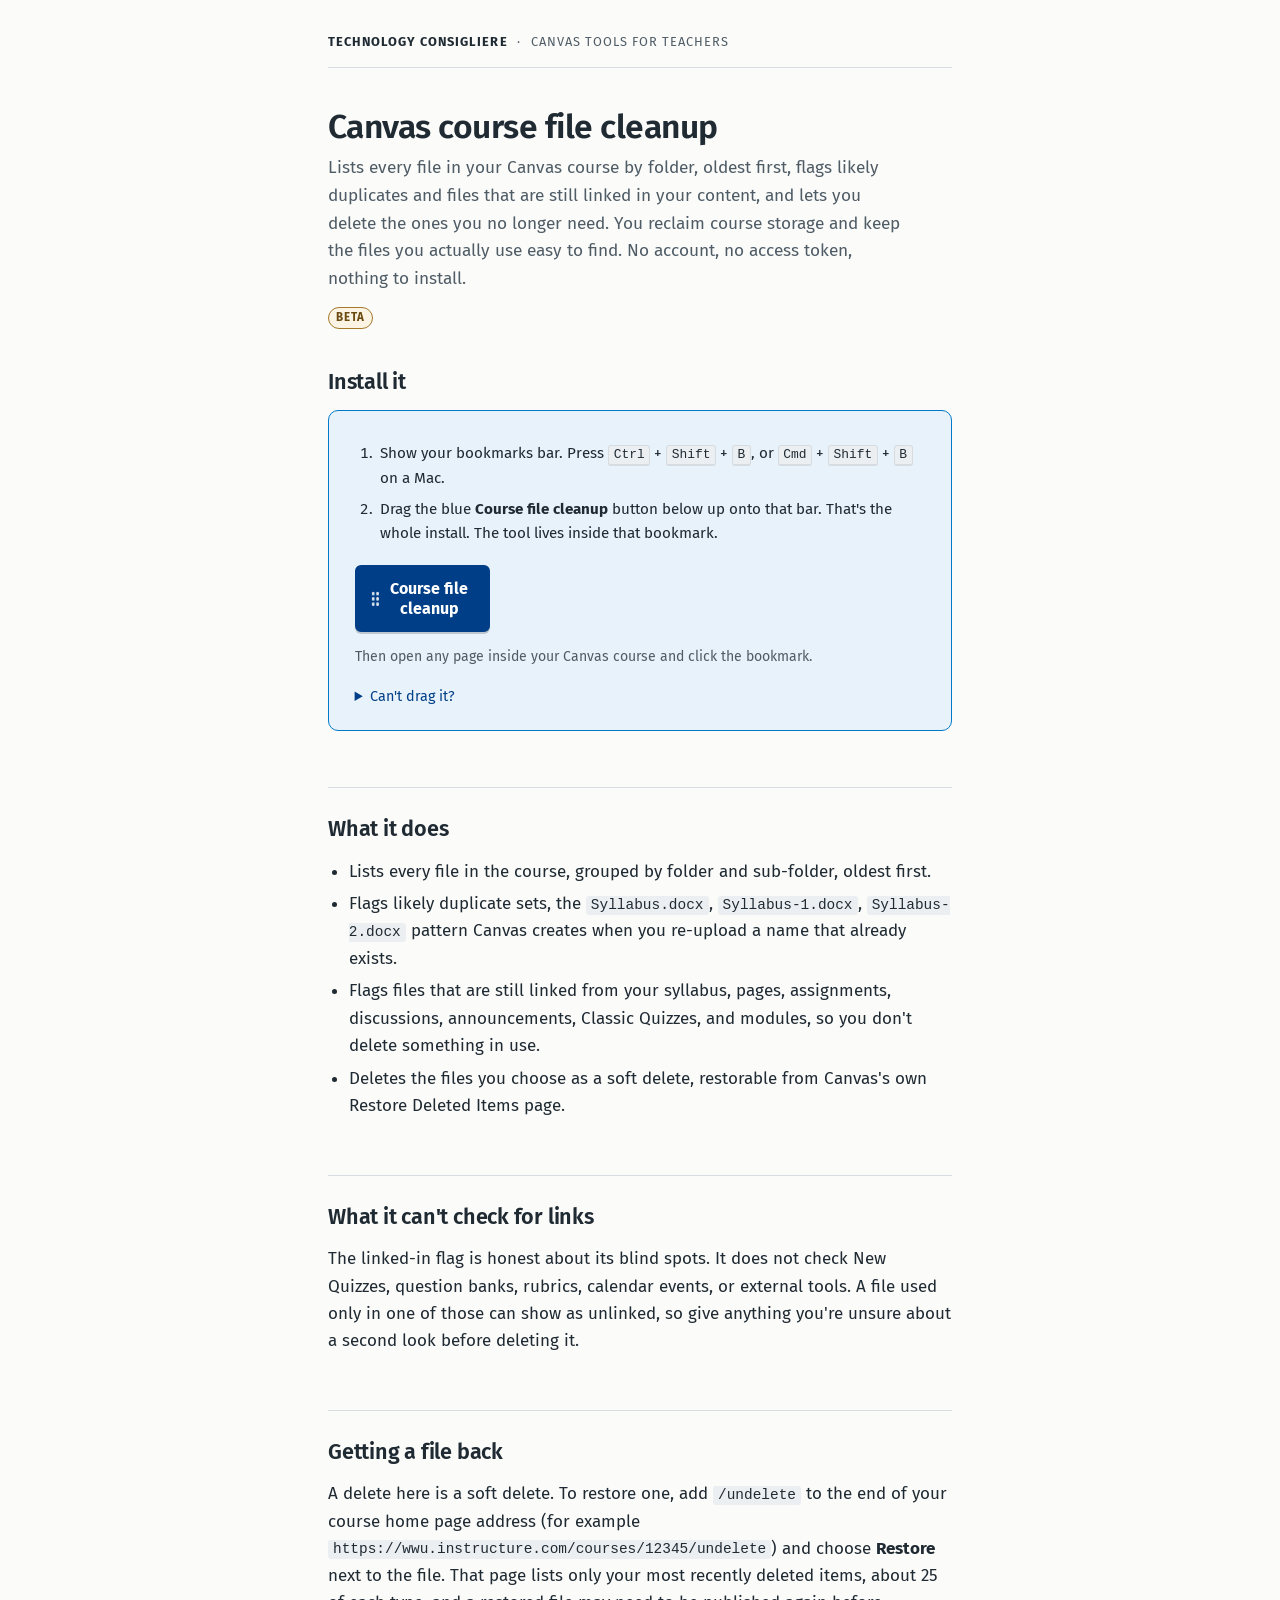
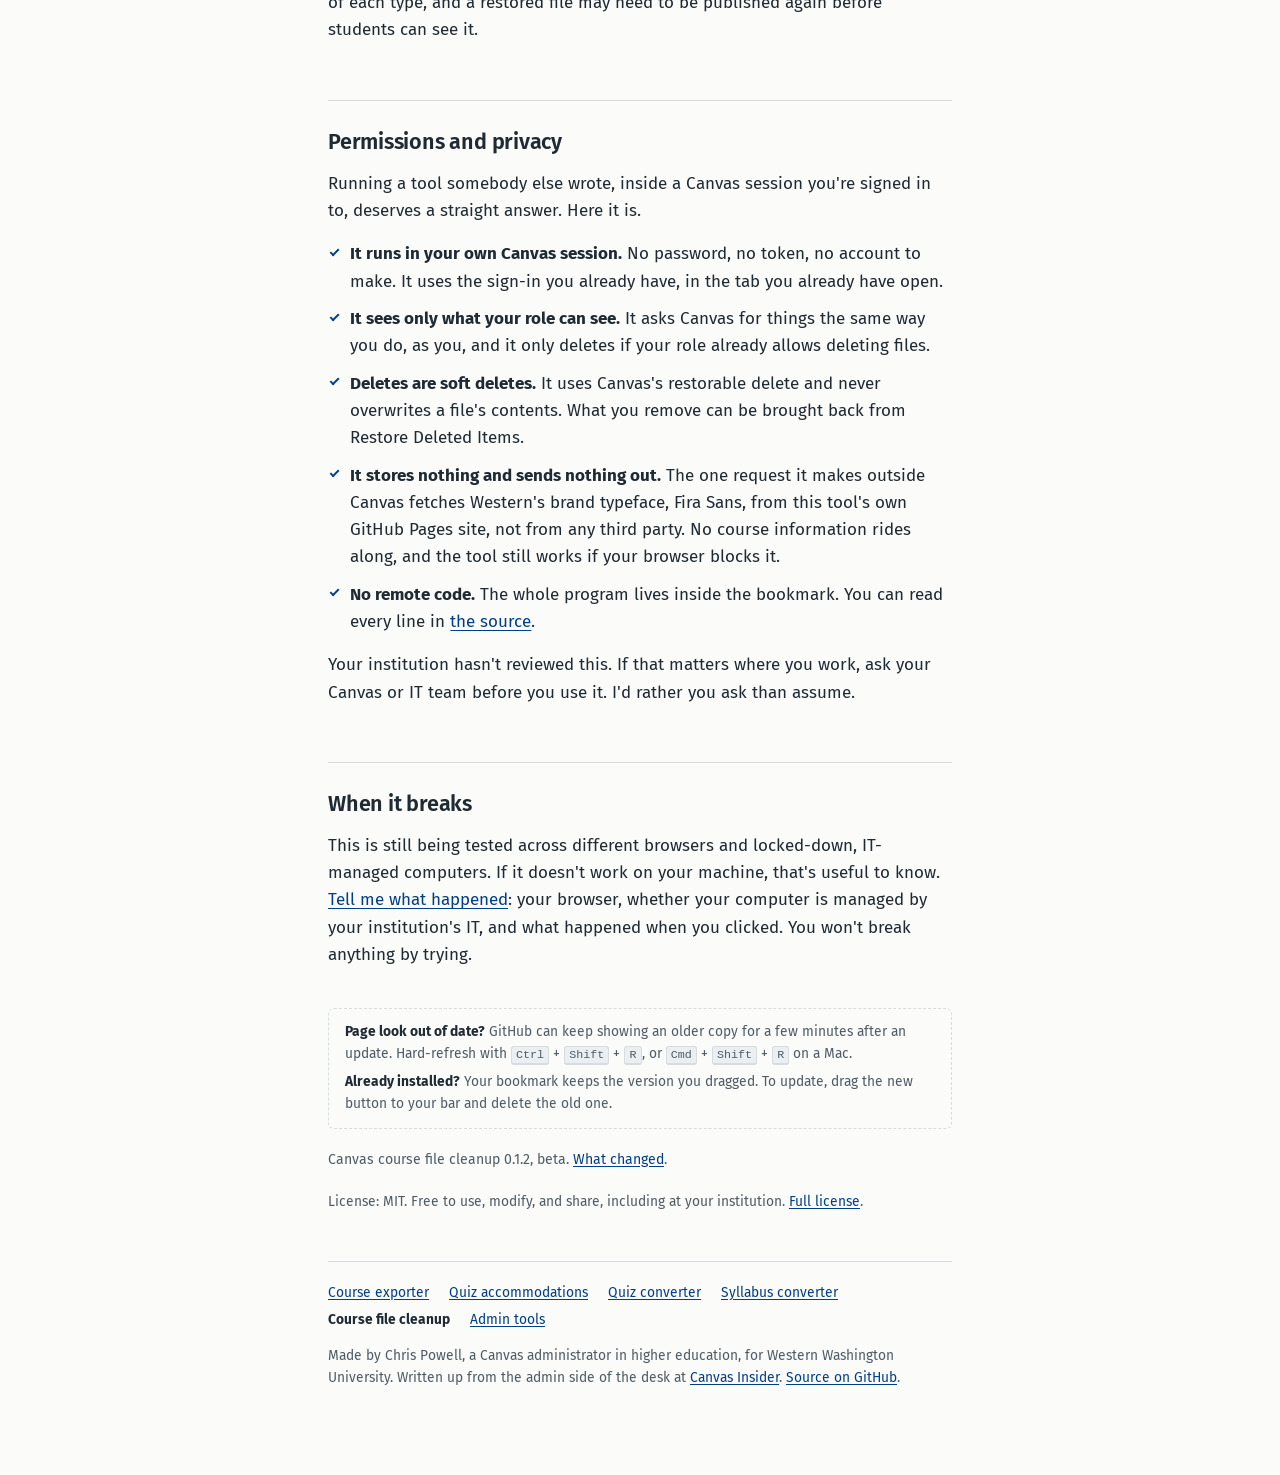
<file: teacher/index.html>
<!doctype html>
<html lang="en">
<head>
<meta charset="utf-8">
<meta name="viewport" content="width=device-width, initial-scale=1">
<title>Canvas course file cleanup · Technology Consigliere</title>
<meta http-equiv="refresh" content="0; url=https://techconsigliere.github.io/CanvCleanup/">
<link rel="canonical" href="https://techconsigliere.github.io/CanvCleanup/">
<meta name="robots" content="noindex">
<script>location.replace('https://techconsigliere.github.io/CanvCleanup/' + location.hash);</script>
</head>
<body style="font:16px/1.5 system-ui, sans-serif; margin:2rem; color:#1C2023">
<p>This page moved to <a href="https://techconsigliere.github.io/CanvCleanup/">https://techconsigliere.github.io/CanvCleanup/</a>.</p>
</body>
</html>
</file>
